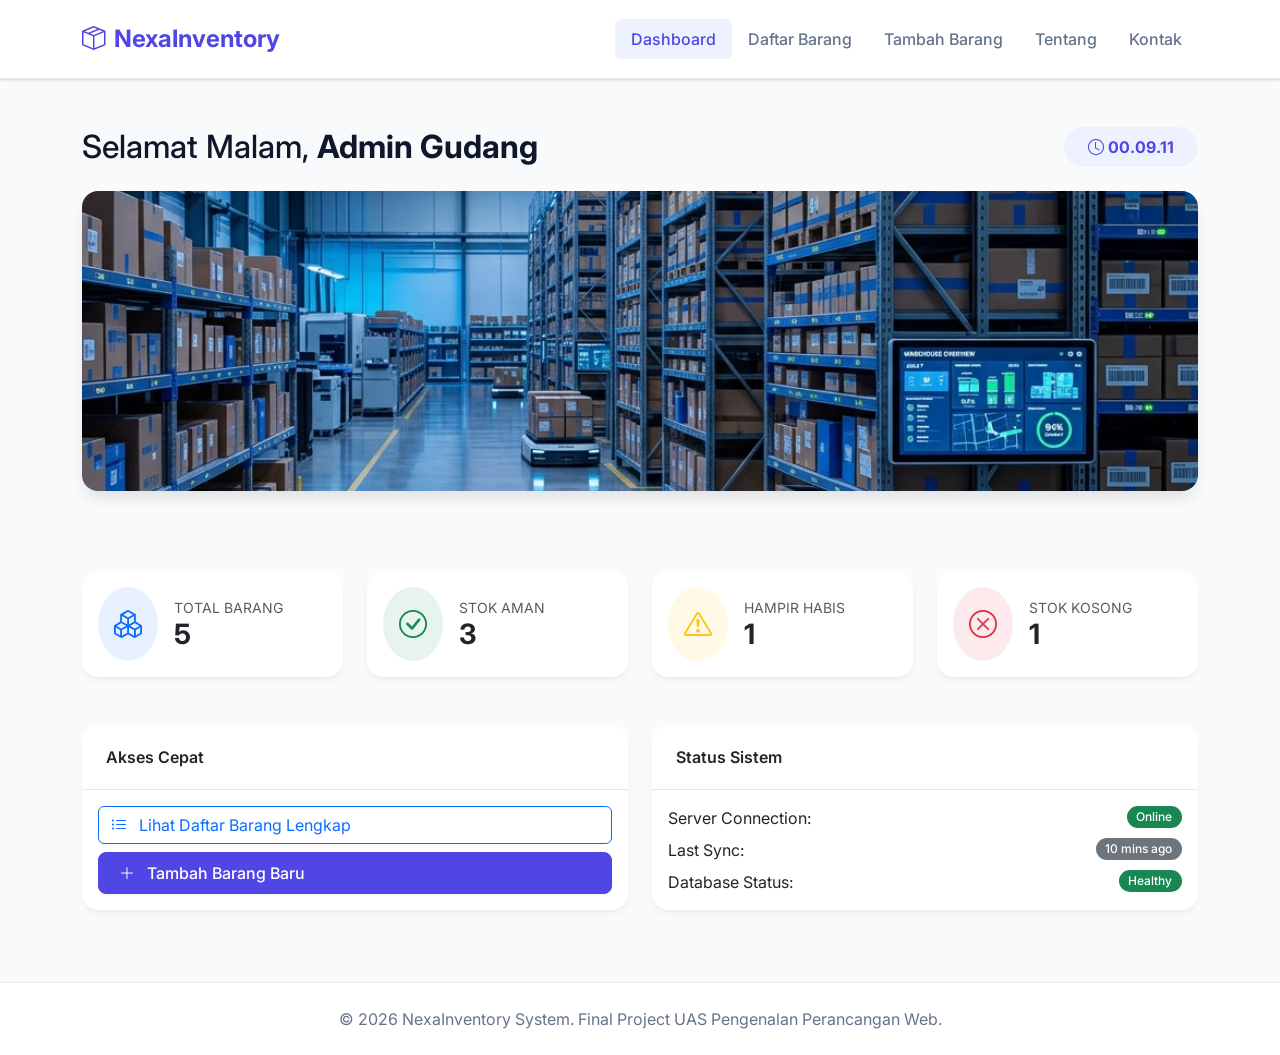
<file: index.html>
<!DOCTYPE html>
<html lang="id">
<head>
    <meta charset="UTF-8">
    <meta name="viewport" content="width=device-width, initial-scale=1.0">
    <title>Dashboard - Sistem Inventaris Gudang</title>
    <!-- Bootstrap CSS -->
    <link href="https://cdn.jsdelivr.net/npm/bootstrap@5.3.2/dist/css/bootstrap.min.css" rel="stylesheet">
    <!-- Bootstrap Icons -->
    <link rel="stylesheet" href="https://cdn.jsdelivr.net/npm/bootstrap-icons@1.11.1/font/bootstrap-icons.css">
    <!-- Custom CSS -->
    <link rel="stylesheet" href="css/style.css">
</head>
<body>

    <!-- Navbar -->
    <nav class="navbar navbar-expand-lg sticky-top">
        <div class="container">
            <a class="navbar-brand" href="index.html">
                <i class="bi bi-box-seam text-indigo"></i> NexaInventory
            </a>
            <button class="navbar-toggler" type="button" data-bs-toggle="collapse" data-bs-target="#navbarNav">
                <span class="navbar-toggler-icon"></span>
            </button>
            <div class="collapse navbar-collapse" id="navbarNav">
                <ul class="navbar-nav ms-auto">
                    <li class="nav-item">
                        <a class="nav-link active" href="index.html">Dashboard</a>
                    </li>
                    <li class="nav-item">
                        <a class="nav-link" href="items.html">Daftar Barang</a>
                    </li>
                    <li class="nav-item">
                        <a class="nav-link" href="add-item.html">Tambah Barang</a>
                    </li>
                    <li class="nav-item">
                        <a class="nav-link" href="about.html">Tentang</a>
                    </li>
                    <li class="nav-item">
                        <a class="nav-link" href="contact.html">Kontak</a>
                    </li>
                </ul>
            </div>
        </div>
    </nav>

    <!-- Main Content -->
    <main class="container my-5 animate-fade-in">
        
        <!-- Welcome Message (JS Controlled) -->
        <div class="d-flex justify-content-between align-items-center mb-4">
            <h2 id="dynamic-greeting" class="mb-0">Selamat Datang, <strong>Admin Gudang</strong></h2>
            <div class="bg-indigo-light px-4 py-2 rounded-pill text-indigo fw-bold">
                <i class="bi bi-clock"></i> <span id="realtime-clock">00:00:00</span>
            </div>
        </div>

        <!-- Hero Image Section -->
        <div class="row mb-5">
            <div class="col-12">
                <!-- ELEMEN HTML: IMAGE -->
                <img src="assets/warehouse_hero.png" alt="Warehouse Interior" class="hero-img">
            </div>
        </div>

        <!-- Stats Cards -->
        <div class="row g-4 mb-5">
            <div class="col-md-3">
                <div class="card h-100 p-3 border-0">
                    <div class="d-flex align-items-center">
                        <div class="bg-primary bg-opacity-10 p-3 rounded-circle text-primary me-3">
                            <i class="bi bi-boxes fs-3"></i>
                        </div>
                        <div>
                            <p class="text-muted mb-0 small text-uppercase">Total Barang</p>
                            <h3 class="mb-0 fw-bold" id="statTotal">0</h3>
                        </div>
                    </div>
                </div>
            </div>
            <div class="col-md-3">
                <div class="card h-100 p-3 border-0">
                    <div class="d-flex align-items-center">
                        <div class="bg-success bg-opacity-10 p-3 rounded-circle text-success me-3">
                            <i class="bi bi-check-circle fs-3"></i>
                        </div>
                        <div>
                            <p class="text-muted mb-0 small text-uppercase">Stok Aman</p>
                            <h3 class="mb-0 fw-bold" id="statSafe">0</h3>
                        </div>
                    </div>
                </div>
            </div>
            <div class="col-md-3">
                <div class="card h-100 p-3 border-0">
                    <div class="d-flex align-items-center">
                        <div class="bg-warning bg-opacity-10 p-3 rounded-circle text-warning me-3">
                            <i class="bi bi-exclamation-triangle fs-3"></i>
                        </div>
                        <div>
                            <p class="text-muted mb-0 small text-uppercase">Hampir Habis</p>
                            <h3 class="mb-0 fw-bold" id="statWarning">0</h3>
                        </div>
                    </div>
                </div>
            </div>
            <div class="col-md-3">
                <div class="card h-100 p-3 border-0">
                    <div class="d-flex align-items-center">
                        <div class="bg-danger bg-opacity-10 p-3 rounded-circle text-danger me-3">
                            <i class="bi bi-x-circle fs-3"></i>
                        </div>
                        <div>
                            <p class="text-muted mb-0 small text-uppercase">Stok Kosong</p>
                            <h3 class="mb-0 fw-bold" id="statDanger">0</h3>
                        </div>
                    </div>
                </div>
            </div>
        </div>

        <!-- Quick Links -->
        <div class="row">
            <div class="col-md-6 mb-4">
                <div class="card border-0">
                    <div class="card-header bg-transparent">
                        Akses Cepat
                    </div>
                    <div class="card-body">
                        <!-- ELEMEN HTML: HYPERLINK -->
                        <div class="d-grid gap-2">
                            <a href="items.html" class="btn btn-outline-primary text-start"><i class="bi bi-list-ul me-2"></i> Lihat Daftar Barang Lengkap</a>
                            <a href="add-item.html" class="btn btn-primary text-start"><i class="bi bi-plus-lg me-2"></i> Tambah Barang Baru</a>
                        </div>
                    </div>
                </div>
            </div>
            <div class="col-md-6 mb-4">
                <div class="card border-0 h-100">
                    <div class="card-header bg-transparent">
                        Status Sistem
                    </div>
                    <div class="card-body">
                        <p class="mb-2">Server Connection: <span class="badge bg-success float-end">Online</span></p>
                        <p class="mb-2">Last Sync: <span class="badge bg-secondary float-end">10 mins ago</span></p>
                        <p class="mb-0">Database Status: <span class="badge bg-success float-end">Healthy</span></p>
                    </div>
                </div>
            </div>
        </div>
    </main>

    <!-- Footer -->
    <footer>
        <div class="container">
            <p class="mb-0">© 2026 NexaInventory System. Final Project UAS Pengenalan Perancangan Web.</p>
        </div>
    </footer>

    <!-- Bootstrap JS -->
    <script src="https://cdn.jsdelivr.net/npm/bootstrap@5.3.2/dist/js/bootstrap.bundle.min.js"></script>
    <!-- Custom JS -->
    <script src="js/script.js"></script>
</body>
</html>
</file>
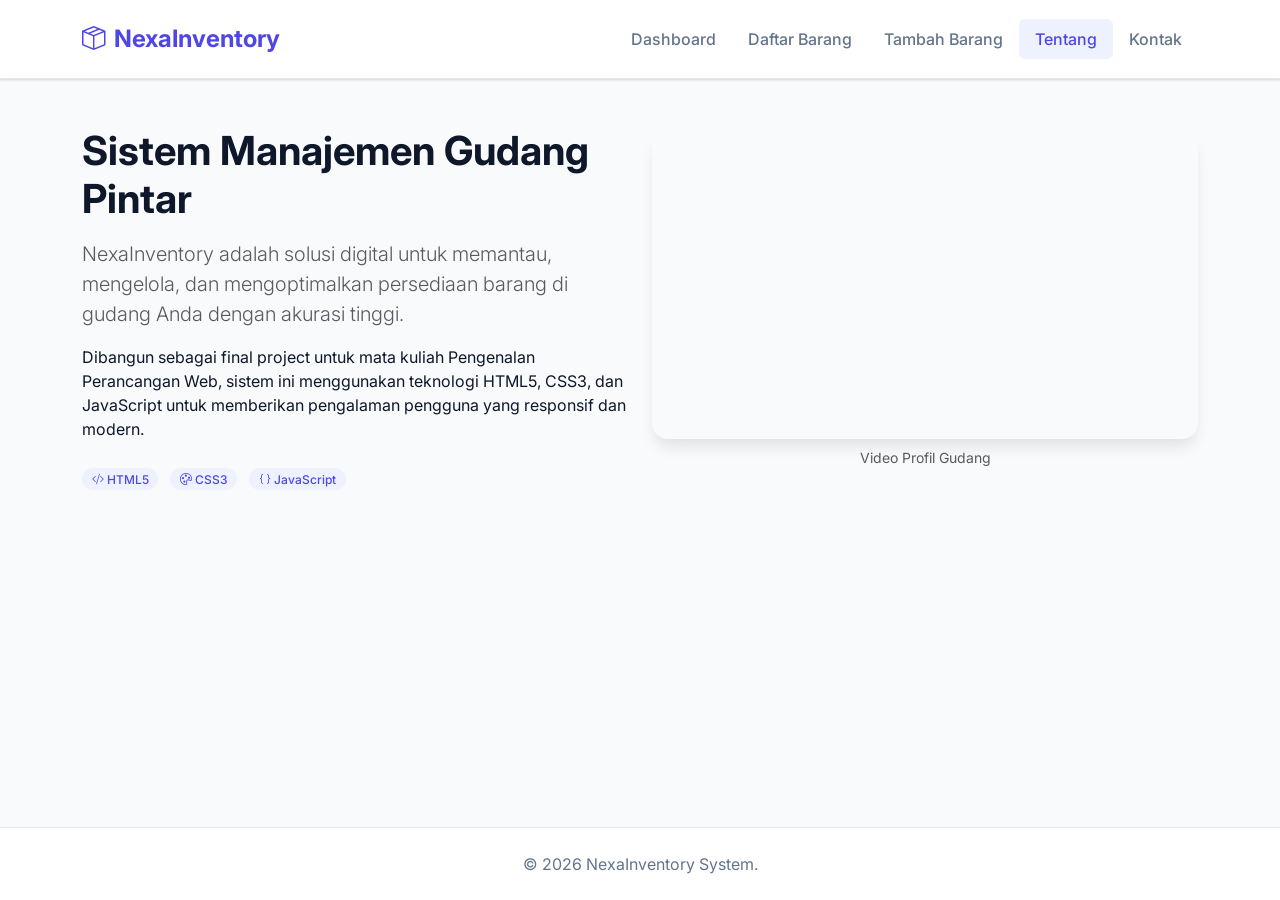
<file: about.html>
<!DOCTYPE html>
<html lang="id">
<head>
    <meta charset="UTF-8">
    <meta name="viewport" content="width=device-width, initial-scale=1.0">
    <title>Tentang Kami - Sistem Inventaris</title>
    <link href="https://cdn.jsdelivr.net/npm/bootstrap@5.3.2/dist/css/bootstrap.min.css" rel="stylesheet">
    <link rel="stylesheet" href="https://cdn.jsdelivr.net/npm/bootstrap-icons@1.11.1/font/bootstrap-icons.css">
    <link rel="stylesheet" href="css/style.css">
</head>
<body>

    <!-- Navbar -->
    <nav class="navbar navbar-expand-lg sticky-top">
        <div class="container">
            <a class="navbar-brand" href="index.html">
                <i class="bi bi-box-seam text-indigo"></i> NexaInventory
            </a>
            <button class="navbar-toggler" type="button" data-bs-toggle="collapse" data-bs-target="#navbarNav">
                <span class="navbar-toggler-icon"></span>
            </button>
            <div class="collapse navbar-collapse" id="navbarNav">
                <ul class="navbar-nav ms-auto">
                    <li class="nav-item">
                        <a class="nav-link" href="index.html">Dashboard</a>
                    </li>
                    <li class="nav-item">
                        <a class="nav-link" href="items.html">Daftar Barang</a>
                    </li>
                    <li class="nav-item">
                        <a class="nav-link" href="add-item.html">Tambah Barang</a>
                    </li>
                    <li class="nav-item">
                        <a class="nav-link active" href="about.html">Tentang</a>
                    </li>
                    <li class="nav-item">
                        <a class="nav-link" href="contact.html">Kontak</a>
                    </li>
                </ul>
            </div>
        </div>
    </nav>

    <!-- Main Content -->
    <main class="container my-5 animate-fade-in">
        <div class="row align-items-center mb-5">
            <div class="col-md-6 mb-4 mb-md-0">
                <h1 class="fw-bold mb-3">Sistem Manajemen Gudang Pintar</h1>
                <p class="lead text-muted">NexaInventory adalah solusi digital untuk memantau, mengelola, dan mengoptimalkan persediaan barang di gudang Anda dengan akurasi tinggi.</p>
                <p>Dibangun sebagai final project untuk mata kuliah Pengenalan Perancangan Web, sistem ini menggunakan teknologi HTML5, CSS3, dan JavaScript untuk memberikan pengalaman pengguna yang responsif dan modern.</p>
                <div class="mt-4">
                    <span class="badge bg-indigo-light text-indigo me-2"><i class="bi bi-code-slash"></i> HTML5</span>
                    <span class="badge bg-indigo-light text-indigo me-2"><i class="bi bi-palette"></i> CSS3</span>
                    <span class="badge bg-indigo-light text-indigo"><i class="bi bi-braces"></i> JavaScript</span>
                </div>
            </div>
            <div class="col-md-6">
                <!-- ELEMEN HTML: VIDEO (Youtube Embed) -->
                <div class="video-wrapper">
                    <iframe 
                        src="https://www.youtube.com/embed/HzZU_owM0LI?si=hoY7DyVAC-ezXKqe" 
                        title="YouTube video player" 
                        frameborder="0" 
                        allow="accelerometer; autoplay; clipboard-write; encrypted-media; gyroscope; picture-in-picture; web-share" 
                        allowfullscreen>
                    </iframe>
                </div>
                <p class="text-center text-muted small mt-2">Video Profil Gudang</p>
            </div>
        </div>
    </main>

    <!-- Footer -->
    <footer>
        <div class="container">
            <p class="mb-0">© 2026 NexaInventory System.</p>
        </div>
    </footer>

    <script src="https://cdn.jsdelivr.net/npm/bootstrap@5.3.2/dist/js/bootstrap.bundle.min.js"></script>
    <script src="js/script.js"></script>
</body>
</html>
</file>
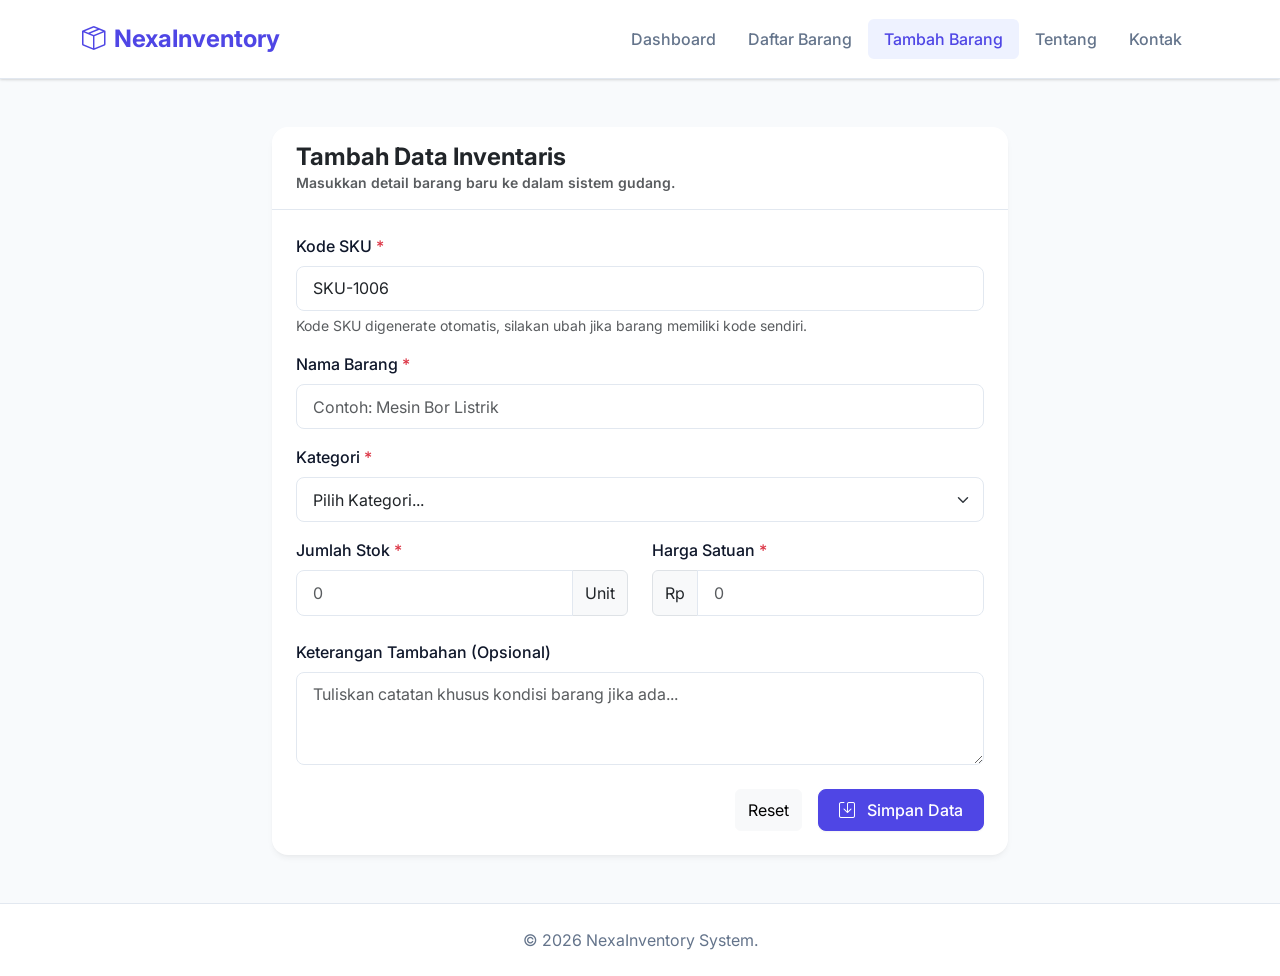
<file: add-item.html>
<!DOCTYPE html>
<html lang="id">
<head>
    <meta charset="UTF-8">
    <meta name="viewport" content="width=device-width, initial-scale=1.0">
    <title>Tambah Barang - Sistem Inventaris</title>
    <link href="https://cdn.jsdelivr.net/npm/bootstrap@5.3.2/dist/css/bootstrap.min.css" rel="stylesheet">
    <link rel="stylesheet" href="https://cdn.jsdelivr.net/npm/bootstrap-icons@1.11.1/font/bootstrap-icons.css">
    <link rel="stylesheet" href="css/style.css">
</head>
<body>

    <!-- Navbar -->
    <nav class="navbar navbar-expand-lg sticky-top">
        <div class="container">
            <a class="navbar-brand" href="index.html">
                <i class="bi bi-box-seam text-indigo"></i> NexaInventory
            </a>
            <button class="navbar-toggler" type="button" data-bs-toggle="collapse" data-bs-target="#navbarNav">
                <span class="navbar-toggler-icon"></span>
            </button>
            <div class="collapse navbar-collapse" id="navbarNav">
                <ul class="navbar-nav ms-auto">
                    <li class="nav-item">
                        <a class="nav-link" href="index.html">Dashboard</a>
                    </li>
                    <li class="nav-item">
                        <a class="nav-link" href="items.html">Daftar Barang</a>
                    </li>
                    <li class="nav-item">
                        <a class="nav-link active" href="add-item.html">Tambah Barang</a>
                    </li>
                    <li class="nav-item">
                        <a class="nav-link" href="about.html">Tentang</a>
                    </li>
                    <li class="nav-item">
                        <a class="nav-link" href="contact.html">Kontak</a>
                    </li>
                </ul>
            </div>
        </div>
    </nav>

    <!-- Main Content -->
    <main class="container my-5 animate-fade-in">
        <!-- JS Alert Container -->
        <div id="alertContainer"></div>
        <div class="row justify-content-center">
            <div class="col-md-8">
                <div class="card border-0">
                    <div class="card-header bg-transparent py-3">
                        <h4 class="mb-0 fw-bold">Tambah Data Inventaris</h4>
                        <p class="text-muted mb-0 small">Masukkan detail barang baru ke dalam sistem gudang.</p>
                    </div>
                    <div class="card-body p-4">
                        <!-- ELEMEN HTML: FORM -->
                        <form id="addItemForm" novalidate>
                            <div class="mb-3">
                                <label for="itemSku" class="form-label">Kode SKU <span class="text-danger">*</span></label>
                                <input type="text" class="form-control" id="itemSku" placeholder="Contoh: SKU-1001">
                                <div class="form-text">Kode SKU digenerate otomatis, silakan ubah jika barang memiliki kode sendiri.</div>
                            </div>
                            
                            <div class="mb-3">
                                <label for="itemName" class="form-label">Nama Barang <span class="text-danger">*</span></label>
                                <input type="text" class="form-control" id="itemName" placeholder="Contoh: Mesin Bor Listrik">
                            </div>
                            
                            <div class="mb-3">
                                <label for="itemCategory" class="form-label">Kategori <span class="text-danger">*</span></label>
                                <select class="form-select" id="itemCategory">
                                    <option value="" selected disabled>Pilih Kategori...</option>
                                    <option value="Elektronik">Elektronik</option>
                                    <option value="Perabotan">Perabotan</option>
                                    <option value="Perkakas">Perkakas</option>
                                    <option value="Lainnya">Lainnya</option>
                                </select>
                            </div>

                            <div class="row mb-4">
                                <div class="col-md-6">
                                    <label for="itemStock" class="form-label">Jumlah Stok <span class="text-danger">*</span></label>
                                    <div class="input-group">
                                        <input type="number" class="form-control" id="itemStock" placeholder="0" min="0">
                                        <span class="input-group-text">Unit</span>
                                    </div>
                                </div>
                                <div class="col-md-6">
                                    <label for="itemPrice" class="form-label">Harga Satuan <span class="text-danger">*</span></label>
                                    <div class="input-group">
                                        <span class="input-group-text">Rp</span>
                                        <input type="number" class="form-control" id="itemPrice" placeholder="0" min="1">
                                    </div>
                                </div>
                            </div>
                            
                            <div class="mb-4">
                                <label for="itemNotes" class="form-label">Keterangan Tambahan (Opsional)</label>
                                <textarea class="form-control" id="itemNotes" rows="3" placeholder="Tuliskan catatan khusus kondisi barang jika ada..."></textarea>
                            </div>

                            <div class="d-grid gap-2 d-md-flex justify-content-md-end">
                                <button type="reset" class="btn btn-light me-md-2">Reset</button>
                                <button type="submit" class="btn btn-primary"><i class="bi bi-save me-2"></i> Simpan Data</button>
                            </div>
                        </form>
                    </div>
                </div>
            </div>
        </div>
    </main>

    <!-- Footer -->
    <footer>
        <div class="container">
            <p class="mb-0">© 2026 NexaInventory System.</p>
        </div>
    </footer>

    <script src="https://cdn.jsdelivr.net/npm/bootstrap@5.3.2/dist/js/bootstrap.bundle.min.js"></script>
    <script src="js/script.js"></script>
</body>
</html>
</file>
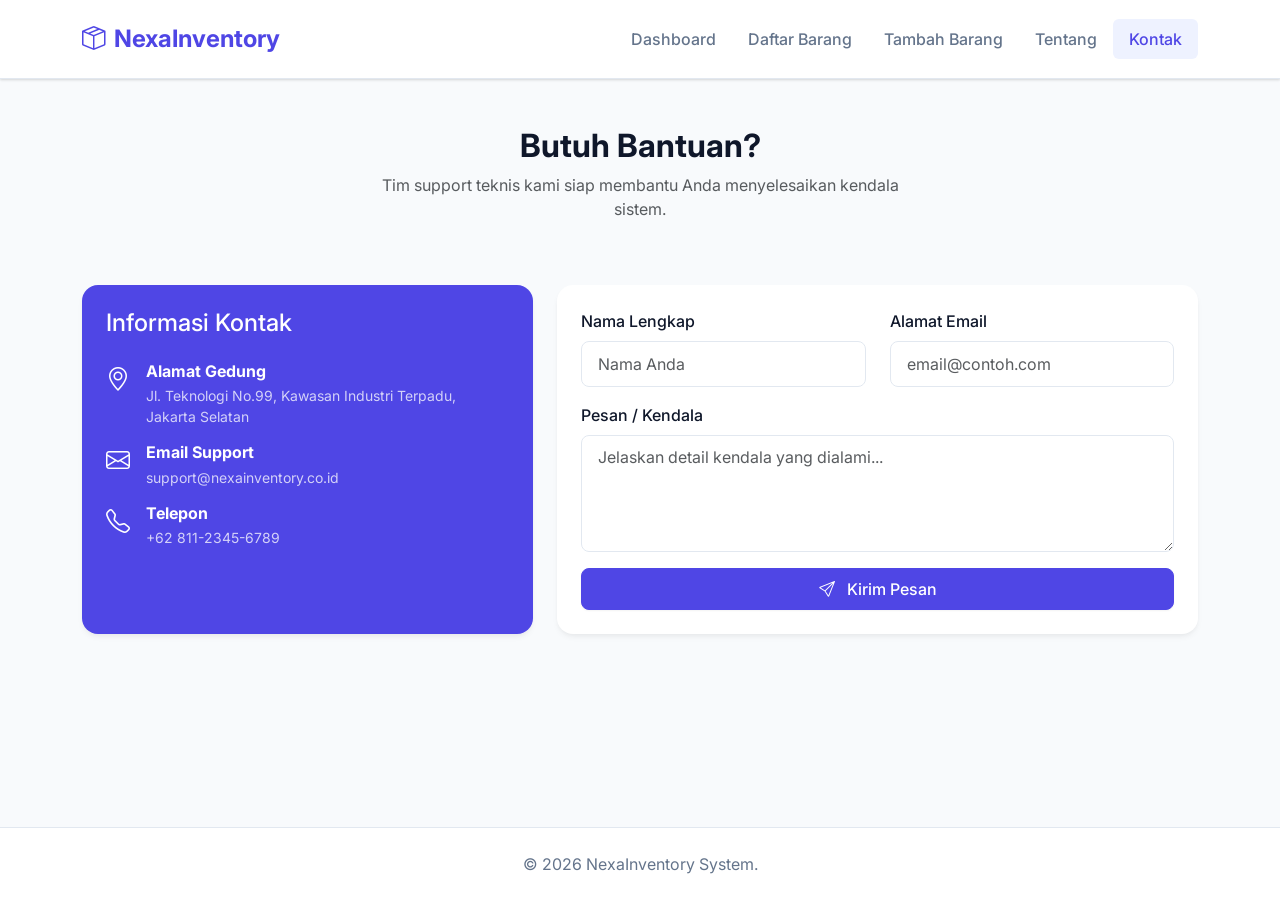
<file: contact.html>
<!DOCTYPE html>
<html lang="id">
<head>
    <meta charset="UTF-8">
    <meta name="viewport" content="width=device-width, initial-scale=1.0">
    <title>Kontak - Sistem Inventaris</title>
    <link href="https://cdn.jsdelivr.net/npm/bootstrap@5.3.2/dist/css/bootstrap.min.css" rel="stylesheet">
    <link rel="stylesheet" href="https://cdn.jsdelivr.net/npm/bootstrap-icons@1.11.1/font/bootstrap-icons.css">
    <link rel="stylesheet" href="css/style.css">
</head>
<body>

    <!-- Navbar -->
    <nav class="navbar navbar-expand-lg sticky-top">
        <div class="container">
            <a class="navbar-brand" href="index.html">
                <i class="bi bi-box-seam text-indigo"></i> NexaInventory
            </a>
            <button class="navbar-toggler" type="button" data-bs-toggle="collapse" data-bs-target="#navbarNav">
                <span class="navbar-toggler-icon"></span>
            </button>
            <div class="collapse navbar-collapse" id="navbarNav">
                <ul class="navbar-nav ms-auto">
                    <li class="nav-item">
                        <a class="nav-link" href="index.html">Dashboard</a>
                    </li>
                    <li class="nav-item">
                        <a class="nav-link" href="items.html">Daftar Barang</a>
                    </li>
                    <li class="nav-item">
                        <a class="nav-link" href="add-item.html">Tambah Barang</a>
                    </li>
                    <li class="nav-item">
                        <a class="nav-link" href="about.html">Tentang</a>
                    </li>
                    <li class="nav-item">
                        <a class="nav-link active" href="contact.html">Kontak</a>
                    </li>
                </ul>
            </div>
        </div>
    </nav>

    <!-- Main Content -->
    <main class="container my-5 animate-fade-in">
        <div id="contactAlertContainer"></div>
        <div class="row justify-content-center">
            <div class="col-md-6 text-center mb-5">
                <h2 class="fw-bold">Butuh Bantuan?</h2>
                <p class="text-muted">Tim support teknis kami siap membantu Anda menyelesaikan kendala sistem.</p>
            </div>
        </div>
        <div class="row justify-content-center">
            <div class="col-md-5 mb-4">
                <div class="card border-0 h-100 p-4 bg-primary text-white" style="background-color: var(--primary-color) !important;">
                    <h4 class="mb-4">Informasi Kontak</h4>
                    <div class="d-flex mb-3">
                        <i class="bi bi-geo-alt fs-4 me-3"></i>
                        <div>
                            <h6 class="mb-1 fw-bold">Alamat Gedung</h6>
                            <p class="mb-0 opacity-75 small">Jl. Teknologi No.99, Kawasan Industri Terpadu, Jakarta Selatan</p>
                        </div>
                    </div>
                    <div class="d-flex mb-3">
                        <i class="bi bi-envelope fs-4 me-3"></i>
                        <div>
                            <h6 class="mb-1 fw-bold">Email Support</h6>
                            <p class="mb-0 opacity-75 small">support@nexainventory.co.id</p>
                        </div>
                    </div>
                    <div class="d-flex mb-3">
                        <i class="bi bi-telephone fs-4 me-3"></i>
                        <div>
                            <h6 class="mb-1 fw-bold">Telepon</h6>
                            <p class="mb-0 opacity-75 small">+62 811-2345-6789</p>
                        </div>
                    </div>
                </div>
            </div>
            <div class="col-md-7 mb-4">
                <div class="card border-0 h-100">
                    <div class="card-body p-4">
                        <form id="contactForm">
                            <div class="row mb-3">
                                <div class="col-md-6">
                                    <label class="form-label">Nama Lengkap</label>
                                    <input type="text" id="contactName" class="form-control" placeholder="Nama Anda" required>
                                </div>
                                <div class="col-md-6 mt-3 mt-md-0">
                                    <label class="form-label">Alamat Email</label>
                                    <input type="email" id="contactEmail" class="form-control" placeholder="email@contoh.com" required>
                                </div>
                            </div>
                            <div class="mb-3">
                                <label class="form-label">Pesan / Kendala</label>
                                <textarea id="contactMessage" class="form-control" rows="4" placeholder="Jelaskan detail kendala yang dialami..." required></textarea>
                            </div>
                            <button type="submit" class="btn btn-primary w-100"><i class="bi bi-send me-2"></i> Kirim Pesan</button>
                        </form>
                    </div>
                </div>
            </div>
        </div>
    </main>

    <!-- Footer -->
    <footer>
        <div class="container text-center">
            <p class="mb-0">© 2026 NexaInventory System.</p>
        </div>
    </footer>

    <script src="https://cdn.jsdelivr.net/npm/bootstrap@5.3.2/dist/js/bootstrap.bundle.min.js"></script>
    <script src="js/script.js"></script>
</body>
</html>
</file>
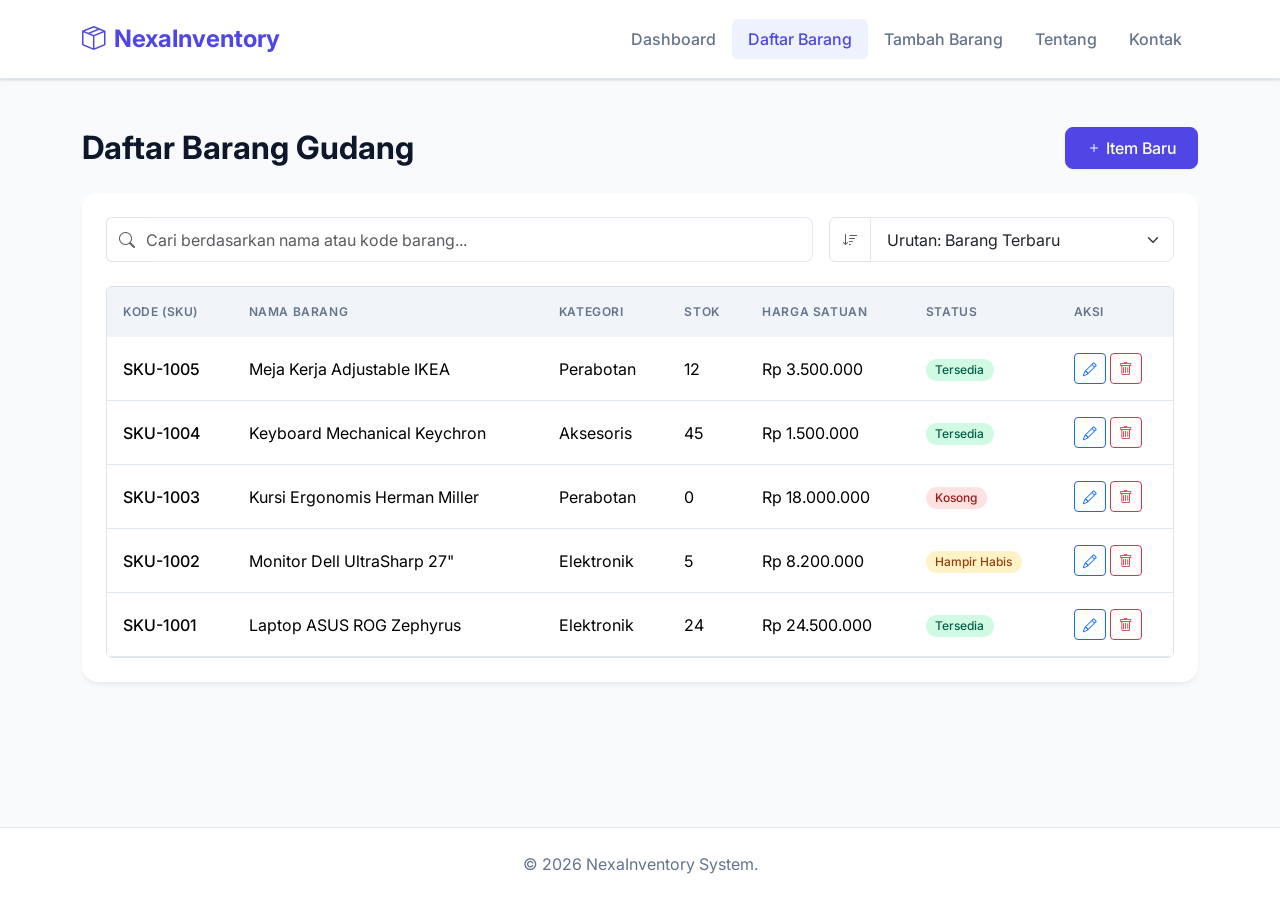
<file: items.html>
<!DOCTYPE html>
<html lang="id">
<head>
    <meta charset="UTF-8">
    <meta name="viewport" content="width=device-width, initial-scale=1.0">
    <title>Daftar Barang - Sistem Inventaris</title>
    <link href="https://cdn.jsdelivr.net/npm/bootstrap@5.3.2/dist/css/bootstrap.min.css" rel="stylesheet">
    <link rel="stylesheet" href="https://cdn.jsdelivr.net/npm/bootstrap-icons@1.11.1/font/bootstrap-icons.css">
    <link rel="stylesheet" href="css/style.css">
</head>
<body>

    <!-- Navbar -->
    <nav class="navbar navbar-expand-lg sticky-top">
        <div class="container">
            <a class="navbar-brand" href="index.html">
                <i class="bi bi-box-seam text-indigo"></i> NexaInventory
            </a>
            <button class="navbar-toggler" type="button" data-bs-toggle="collapse" data-bs-target="#navbarNav">
                <span class="navbar-toggler-icon"></span>
            </button>
            <div class="collapse navbar-collapse" id="navbarNav">
                <ul class="navbar-nav ms-auto">
                    <li class="nav-item">
                        <a class="nav-link" href="index.html">Dashboard</a>
                    </li>
                    <li class="nav-item">
                        <a class="nav-link active" href="items.html">Daftar Barang</a>
                    </li>
                    <li class="nav-item">
                        <a class="nav-link" href="add-item.html">Tambah Barang</a>
                    </li>
                    <li class="nav-item">
                        <a class="nav-link" href="about.html">Tentang</a>
                    </li>
                    <li class="nav-item">
                        <a class="nav-link" href="contact.html">Kontak</a>
                    </li>
                </ul>
            </div>
        </div>
    </nav>

    <!-- Main Content -->
    <main class="container my-5 animate-fade-in">
        <div class="d-flex justify-content-between align-items-center mb-4">
            <h2 class="mb-0 fw-bold">Daftar Barang Gudang</h2>
            <a href="add-item.html" class="btn btn-primary"><i class="bi bi-plus"></i> Item Baru</a>
        </div>

        <div class="card border-0 mb-4">
            <div class="card-body p-4">
                <div class="row mb-4 g-3">
                    <div class="col-md-7 col-lg-8">
                        <!-- Search Input for JS Logic -->
                        <div class="input-group">
                            <span class="input-group-text bg-white border-end-0"><i class="bi bi-search text-muted"></i></span>
                            <input type="text" id="searchItem" class="form-control border-start-0 ps-0" placeholder="Cari berdasarkan nama atau kode barang...">
                        </div>
                    </div>
                    <div class="col-md-5 col-lg-4">
                        <!-- Sort Select Input -->
                        <div class="input-group">
                            <span class="input-group-text bg-white"><i class="bi bi-sort-down text-muted"></i></span>
                            <select id="sortItem" class="form-select">
                                <option value="newest" selected>Urutan: Barang Terbaru</option>
                                <option value="oldest">Urutan: Barang Terlama</option>
                                <option value="sku-asc">Urutan: Kode SKU (A - Z)</option>
                                <option value="sku-desc">Urutan: Kode SKU (Z - A)</option>
                            </select>
                        </div>
                    </div>
                </div>

                <div class="table-responsive rounded border">
                    <!-- ELEMEN HTML: TABLE -->
                    <table class="table table-hover align-middle">
                        <thead class="table-light">
                            <tr>
                                <th>Kode (SKU)</th>
                                <th>Nama Barang</th>
                                <th>Kategori</th>
                                <th>Stok</th>
                                <th>Harga Satuan</th>
                                <th>Status</th>
                                <th>Aksi</th>
                            </tr>
                        </thead>
                        <tbody id="inventoryTableBody">
                            <!-- Data akan dimuat melalui JavaScript dari LocalStorage -->
                        </tbody>
                    </table>
                </div>
            </div>
        </div>
    </main>

        <!-- Edit Item Modal -->
        <div class="modal fade" id="editModal" tabindex="-1" aria-labelledby="editModalLabel" aria-hidden="true">
            <div class="modal-dialog">
                <div class="modal-content">
                    <div class="modal-header">
                        <h5 class="modal-title" id="editModalLabel">Edit Data Barang</h5>
                        <button type="button" class="btn-close" data-bs-dismiss="modal" aria-label="Close"></button>
                    </div>
                    <div class="modal-body">
                        <form id="editItemForm">
                            <input type="hidden" id="editItemSku">
                            <div class="mb-3">
                                <label for="editItemName" class="form-label">Nama Barang</label>
                                <input type="text" class="form-control" id="editItemName" required>
                            </div>
                            <div class="mb-3">
                                <label for="editItemCategory" class="form-label">Kategori</label>
                                <select class="form-select" id="editItemCategory" required>
                                    <option value="Elektronik">Elektronik</option>
                                    <option value="Perabotan">Perabotan</option>
                                    <option value="Perkakas">Perkakas</option>
                                    <option value="Aksesoris">Aksesoris</option>
                                    <option value="Lainnya">Lainnya</option>
                                </select>
                            </div>
                            <div class="row mb-3">
                                <div class="col-6">
                                    <label for="editItemStock" class="form-label">Stok</label>
                                    <input type="number" class="form-control" id="editItemStock" min="0" required>
                                </div>
                                <div class="col-6">
                                    <label for="editItemPrice" class="form-label">Harga Satuan</label>
                                    <input type="number" class="form-control" id="editItemPrice" min="1" required>
                                </div>
                            </div>
                        </form>
                    </div>
                    <div class="modal-footer">
                        <button type="button" class="btn btn-secondary" data-bs-dismiss="modal">Batal</button>
                        <button type="button" class="btn btn-primary" id="saveEditBtn">Simpan Perubahan</button>
                    </div>
                </div>
            </div>
        </div>

    <!-- Footer -->
    <footer>
        <div class="container">
            <p class="mb-0">© 2026 NexaInventory System.</p>
        </div>
    </footer>

    <script src="https://cdn.jsdelivr.net/npm/bootstrap@5.3.2/dist/js/bootstrap.bundle.min.js"></script>
    <script src="js/script.js"></script>
</body>
</html>
</file>
<file: css/style.css>
/* Google Fonts: Inter */
@import url('https://fonts.googleapis.com/css2?family=Inter:wght@300;400;500;600;700&display=swap');

:root {
  --primary-color: #4F46E5; /* Indigo */
  --primary-hover: #4338CA;
  --bg-color: #F8FAFC; /* Slate 50 */
  --card-bg: #FFFFFF;
  --text-main: #0F172A; /* Slate 900 */
  --text-muted: #64748B; /* Slate 500 */
  --border-color: #E2E8F0;
  --success: #10B981;
  --danger: #EF4444;
}

body {
  font-family: 'Inter', sans-serif;
  background-color: var(--bg-color);
  color: var(--text-main);
  min-height: 100vh;
  display: flex;
  flex-direction: column;
}

/* Navbar Customization */
.navbar {
  background-color: var(--card-bg) !important;
  box-shadow: 0 1px 3px 0 rgba(0, 0, 0, 0.1), 0 1px 2px 0 rgba(0, 0, 0, 0.06);
  border-bottom: 1px solid var(--border-color);
  padding: 1rem 0;
}

.navbar-brand {
  font-weight: 700;
  color: var(--primary-color) !important;
  font-size: 1.5rem;
  display: flex;
  align-items: center;
  gap: 0.5rem;
}

.nav-link {
  font-weight: 500;
  color: var(--text-muted) !important;
  transition: all 0.3s ease;
  padding: 0.5rem 1rem !important;
  border-radius: 0.375rem;
}

.nav-link:hover, .nav-link.active {
  color: var(--primary-color) !important;
  background-color: #EEF2FF;
}

/* Card Styling for glass/modern feel */
.card {
  border: 1px solid var(--border-color);
  border-radius: 1rem;
  box-shadow: 0 4px 6px -1px rgba(0, 0, 0, 0.05), 0 2px 4px -1px rgba(0, 0, 0, 0.03);
  background-color: var(--card-bg);
  transition: transform 0.2s ease, box-shadow 0.2s ease;
  overflow: hidden;
}

.card:hover {
  transform: translateY(-2px);
  box-shadow: 0 10px 15px -3px rgba(0, 0, 0, 0.1), 0 4px 6px -2px rgba(0, 0, 0, 0.05);
}

.card-header {
  background-color: transparent;
  border-bottom: 1px solid var(--border-color);
  font-weight: 600;
  padding: 1.25rem 1.5rem;
}

/* Button Customization */
.btn-primary {
  background-color: var(--primary-color);
  border-color: var(--primary-color);
  font-weight: 500;
  padding: 0.5rem 1.25rem;
  border-radius: 0.5rem;
  box-shadow: 0 1px 2px 0 rgba(0, 0, 0, 0.05);
  transition: all 0.2s;
}

.btn-primary:hover {
  background-color: var(--primary-hover);
  border-color: var(--primary-hover);
  transform: translateY(-1px);
}

/* Table Customization */
.table {
  color: var(--text-main);
  margin-bottom: 0;
}
.table th {
  background-color: #F1F5F9;
  font-weight: 600;
  text-transform: uppercase;
  font-size: 0.75rem;
  letter-spacing: 0.05em;
  color: var(--text-muted);
  border-bottom: none;
  padding: 1rem;
}
.table td {
  padding: 1rem;
  vertical-align: middle;
  border-bottom: 1px solid var(--border-color);
}
.table tbody tr {
  transition: background-color 0.2s;
}
.table tbody tr:hover {
  background-color: #F8FAFC;
}

/* Badge Status */
.badge {
  padding: 0.4em 0.8em;
  border-radius: 9999px;
  font-weight: 500;
}
.badge-success { background-color: #D1FAE5; color: #065F46; }
.badge-warning { background-color: #FEF3C7; color: #92400E; }
.badge-danger { background-color: #FEE2E2; color: #991B1B; }

/* Dashboard Hero */
.hero-img {
  width: 100%;
  height: 300px;
  object-fit: cover;
  border-radius: 1rem;
  margin-bottom: 2rem;
  box-shadow: 0 10px 15px -3px rgba(0, 0, 0, 0.1);
}

/* Video Wrapper */
.video-wrapper {
  position: relative;
  padding-bottom: 56.25%; /* 16:9 aspect ratio */
  height: 0;
  border-radius: 1rem;
  overflow: hidden;
  box-shadow: 0 10px 15px -3px rgba(0, 0, 0, 0.1);
}
.video-wrapper iframe, .video-wrapper video {
  position: absolute;
  top: 0;
  left: 0;
  width: 100%;
  height: 100%;
}

/* Form Controls */
.form-control, .form-select {
  border: 1px solid var(--border-color);
  border-radius: 0.5rem;
  padding: 0.6rem 1rem;
  transition: border-color 0.15s ease-in-out, box-shadow 0.15s ease-in-out;
}
.form-control:focus, .form-select:focus {
  border-color: var(--primary-color);
  box-shadow: 0 0 0 0.25rem rgba(79, 70, 229, 0.25);
}
.form-label {
  font-weight: 500;
  color: var(--text-main);
}

/* Main Content Wrapper */
main {
  flex-grow: 1;
}

/* Footer */
footer {
  background-color: #FFFFFF;
  border-top: 1px solid var(--border-color);
  padding: 1.5rem 0;
  color: var(--text-muted);
  text-align: center;
  margin-top: auto;
}

/* Utilities */
.text-indigo { color: var(--primary-color); }
.bg-indigo-light { background-color: #EEF2FF; }

/* Micro Animation */
@keyframes fadeIn {
  from { opacity: 0; transform: translateY(10px); }
  to { opacity: 1; transform: translateY(0); }
}

.animate-fade-in {
  animation: fadeIn 0.4s ease-out forwards;
}

/* Custom Premium Alert Styling */
.custom-alert {
  display: flex;
  align-items: center;
  gap: 1rem;
  padding: 1rem 1.25rem;
  border-radius: 0.75rem;
  border: 1px solid transparent;
  box-shadow: 0 10px 15px -3px rgba(0, 0, 0, 0.05), 0 4px 6px -2px rgba(0, 0, 0, 0.02);
  margin-bottom: 1.5rem;
  position: relative;
  overflow: hidden;
  animation: slideDownFadeIn 0.3s cubic-bezier(0.16, 1, 0.3, 1) forwards;
}

@keyframes slideDownFadeIn {
  from {
    opacity: 0;
    transform: translateY(-20px);
  }
  to {
    opacity: 1;
    transform: translateY(0);
  }
}

.custom-alert-success {
  background-color: #ECFDF5;
  border-color: #A7F3D0;
  color: #065F46;
}

.custom-alert-danger {
  background-color: #FEF2F2;
  border-color: #FECACA;
  color: #991B1B;
}

.custom-alert .alert-icon {
  font-size: 1.5rem;
  flex-shrink: 0;
}

.custom-alert .alert-content {
  flex-grow: 1;
}

.custom-alert .btn-close-custom {
  background: transparent;
  border: none;
  font-size: 1.25rem;
  color: currentColor;
  opacity: 0.5;
  transition: opacity 0.2s;
  cursor: pointer;
  padding: 0;
  display: flex;
  align-items: center;
  justify-content: center;
}

.custom-alert .btn-close-custom:hover {
  opacity: 1;
}
</file>
